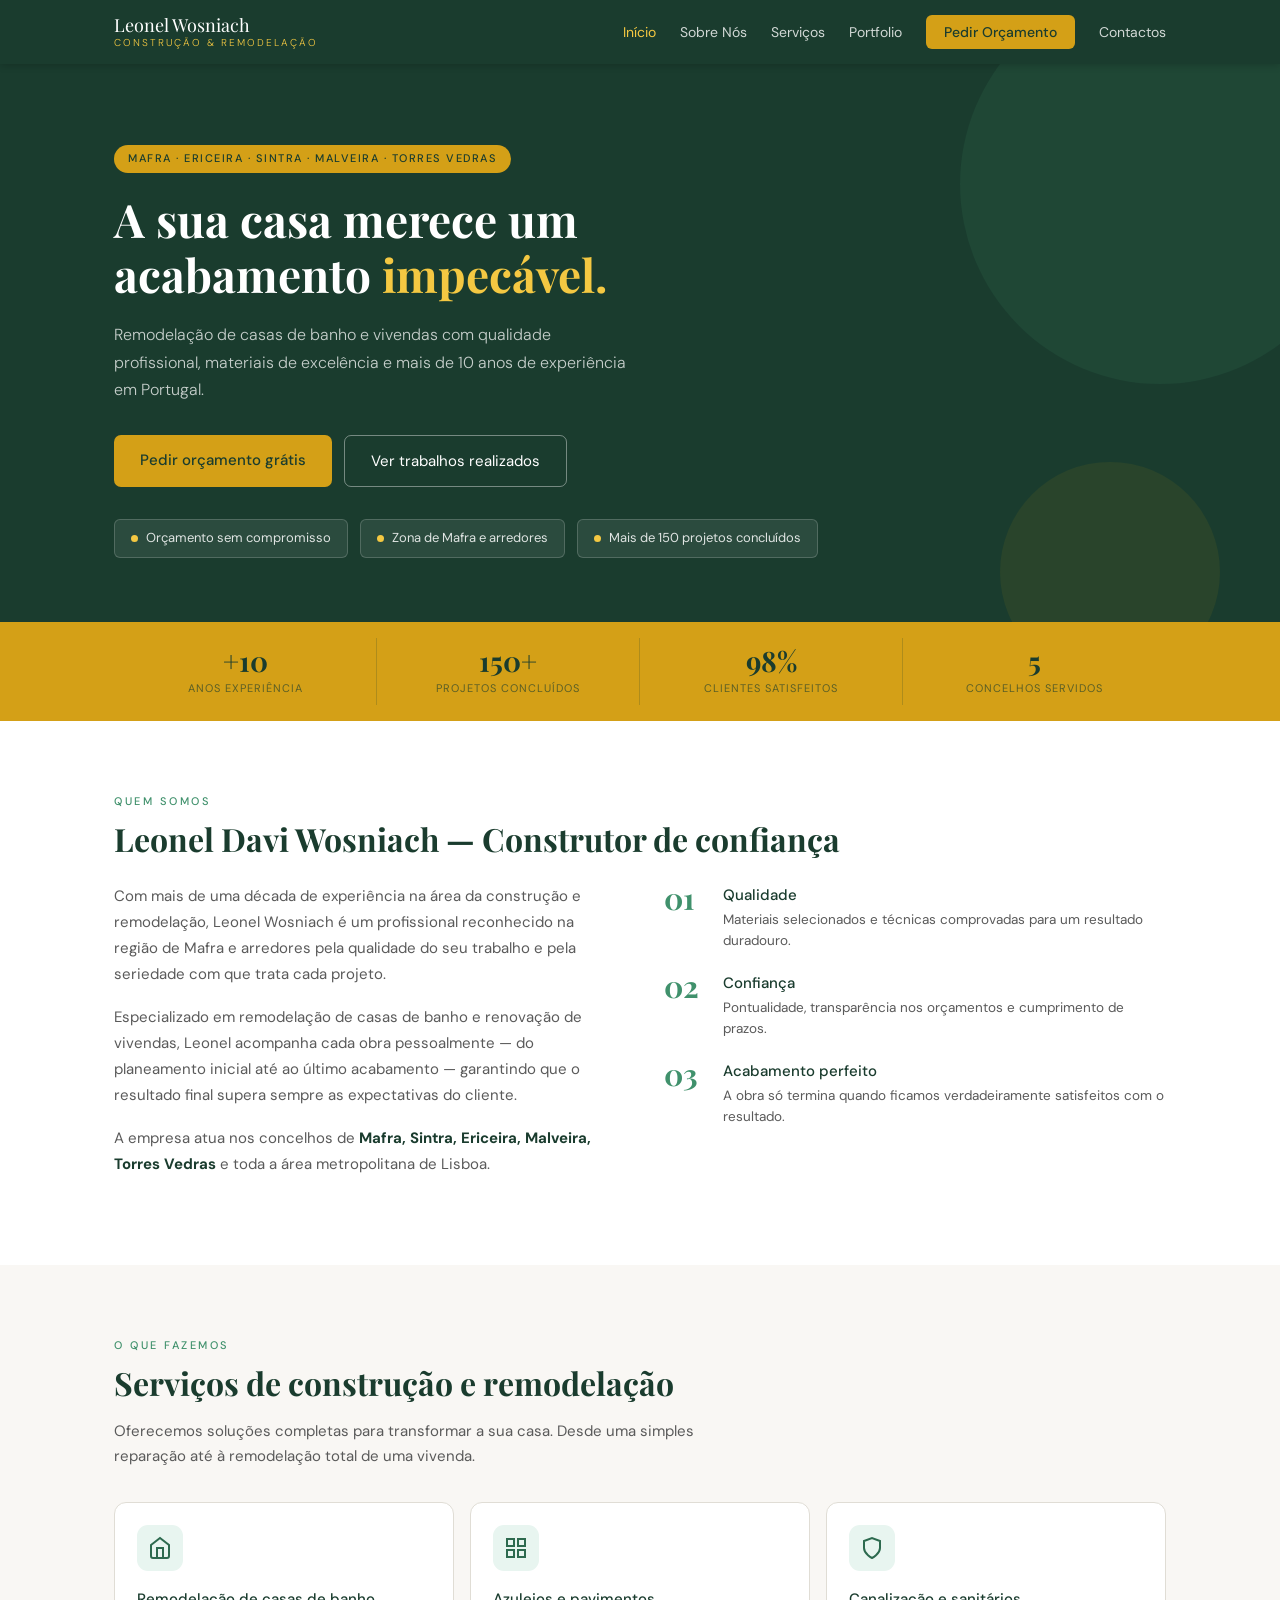
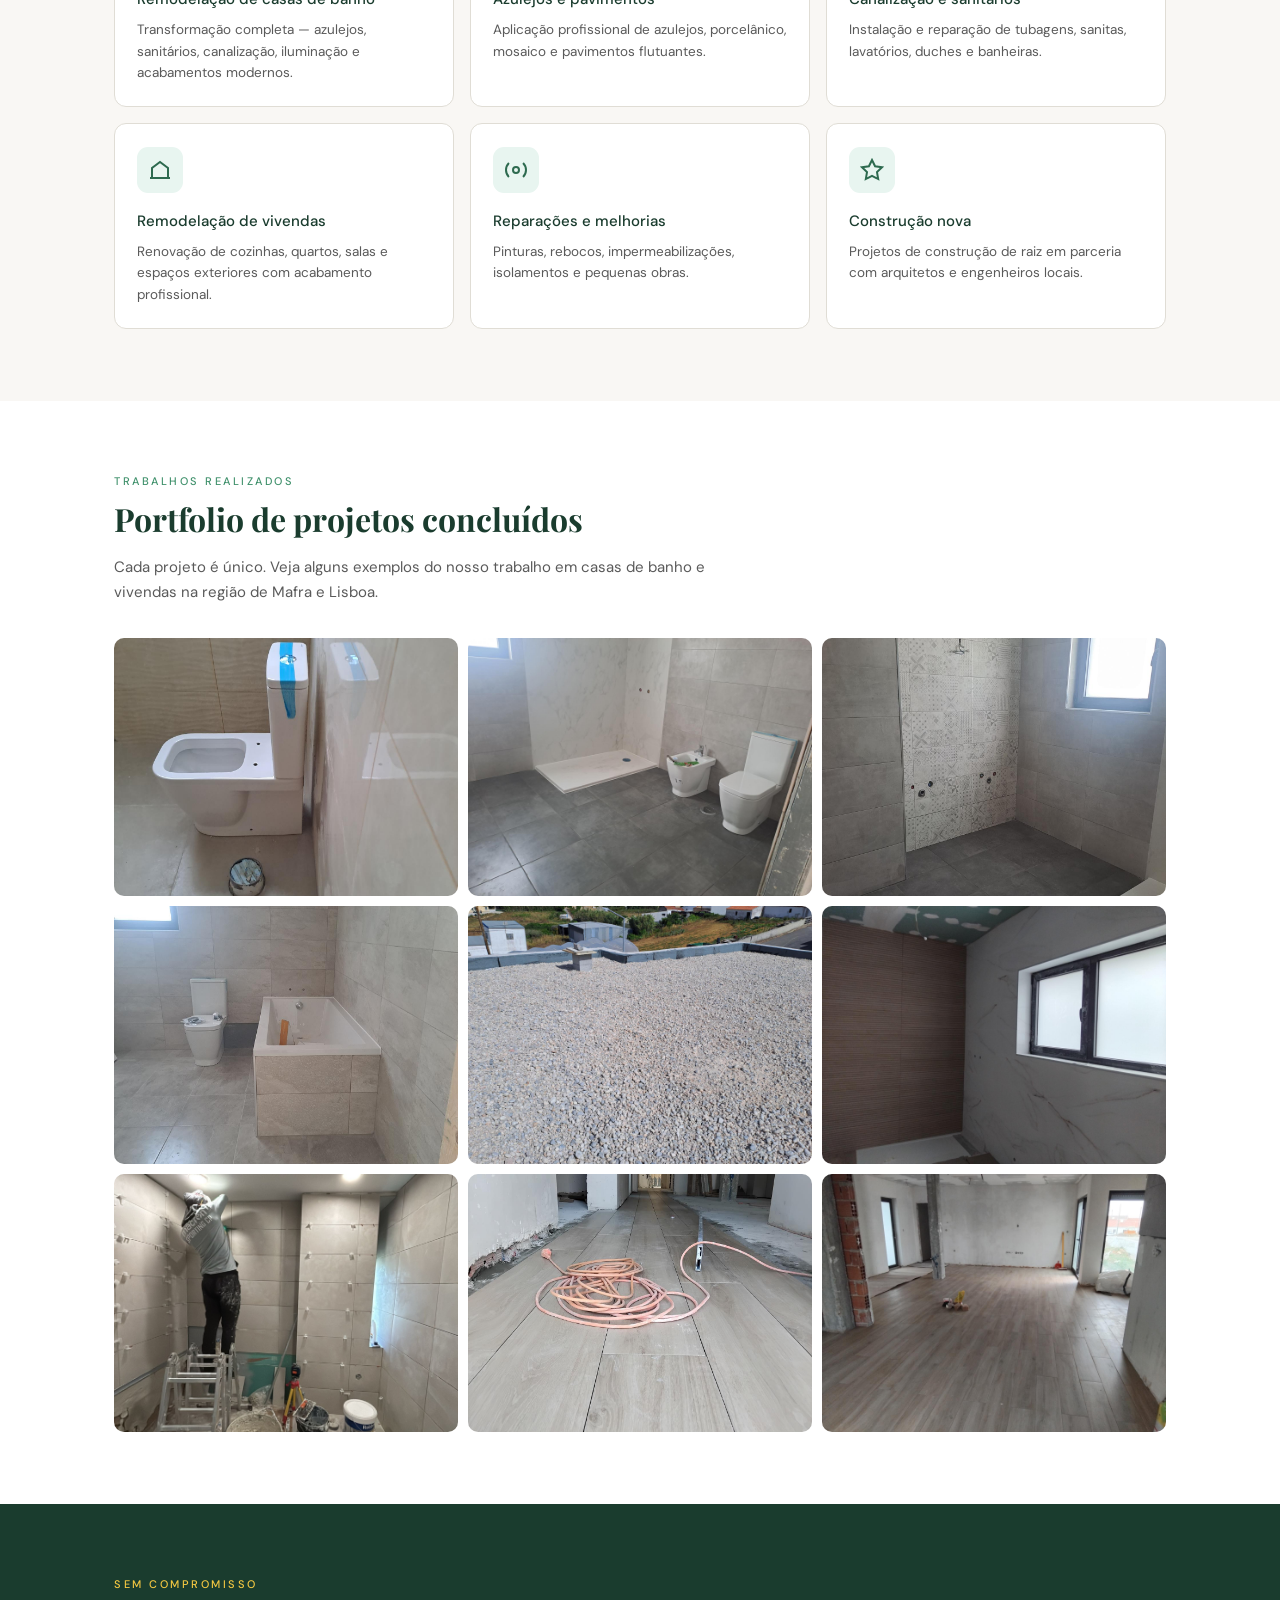
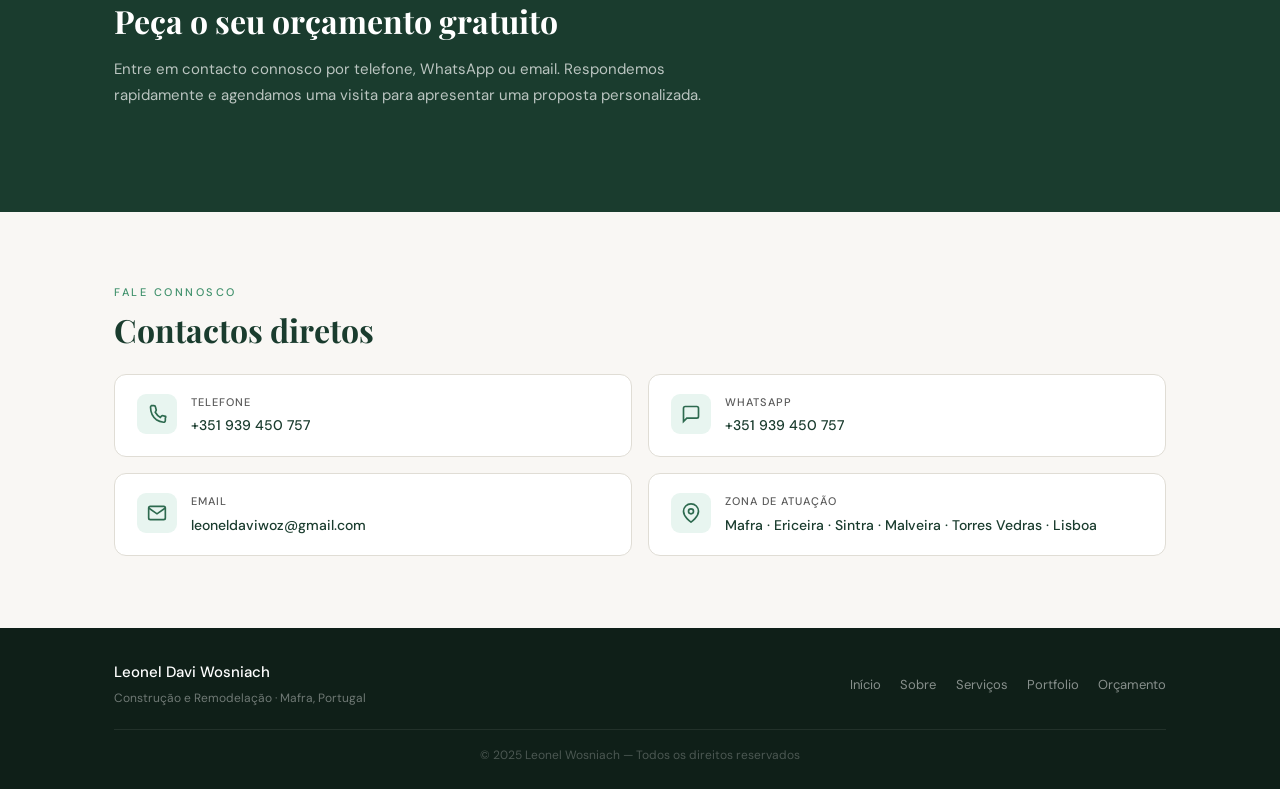
<file: index.html>
<!DOCTYPE html>
<html lang="pt">
<head>
  <meta charset="UTF-8"/>
  <meta name="viewport" content="width=device-width, initial-scale=1.0"/>
  <title>Remodelação Casa de Banho Mafra | Leonel Wosniach Construção</title>
  <meta name="description" content="Especialistas em remodelação de casas de banho e vivendas em Mafra, Ericeira, Sintra, Malveira e Torres Vedras. Orçamento gratuito. +10 anos de experiência."/>
  <meta name="keywords" content="remodelação casa de banho Mafra, construção Mafra, remodelação vivenda Ericeira, empreiteiro Mafra, azulejos Lisboa, obras casa Malveira"/>
  <meta name="author" content="Leonel Davi Wosniach"/>
  <meta property="og:title" content="Leonel Wosniach — Construção e Remodelação em Mafra"/>
  <meta property="og:description" content="Remodelação de casas de banho e vivendas com qualidade profissional na região de Mafra e Lisboa."/>
  <meta property="og:type" content="website"/>
  <link rel="canonical" href="https://leonelwosniach.github.io/"/>
  <link rel="preconnect" href="https://fonts.googleapis.com"/>
  <link href="https://fonts.googleapis.com/css2?family=Playfair+Display:wght@400;700&family=DM+Sans:wght@300;400;500&display=swap" rel="stylesheet"/>
  <link rel="stylesheet" href="style.css"/>
</head>
<body>

<!-- NAVIGATION -->
<header>
  <nav class="navbar">
    <div class="container nav-inner">
      <a href="#inicio" class="nav-logo">
        Leonel Wosniach
        <span>Construção &amp; Remodelação</span>
      </a>
      <button class="nav-toggle" aria-label="Menu" onclick="toggleMenu()">&#9776;</button>
      <ul class="nav-links" id="navLinks">
        <li><a href="#inicio">Início</a></li>
        <li><a href="#sobre">Sobre Nós</a></li>
        <li><a href="#servicos">Serviços</a></li>
        <li><a href="#portfolio">Portfolio</a></li>
        <li><a href="#orcamento" class="nav-cta">Pedir Orçamento</a></li>
        <li><a href="#contactos">Contactos</a></li>
      </ul>
    </div>
  </nav>
</header>

<!-- HERO -->
<section id="inicio" class="hero">
  <div class="container">
    <div class="hero-tag">Mafra · Ericeira · Sintra · Malveira · Torres Vedras</div>
    <h1>A sua casa merece um acabamento <em>impecável.</em></h1>
    <p class="hero-sub">Remodelação de casas de banho e vivendas com qualidade profissional, materiais de excelência e mais de 10 anos de experiência em Portugal.</p>
    <div class="hero-btns">
      <a href="#orcamento" class="btn-primary">Pedir orçamento grátis</a>
      <a href="#portfolio" class="btn-outline">Ver trabalhos realizados</a>
    </div>
    <div class="hero-badges">
      <div class="badge"><span class="dot"></span>Orçamento sem compromisso</div>
      <div class="badge"><span class="dot"></span>Zona de Mafra e arredores</div>
      <div class="badge"><span class="dot"></span>Mais de 150 projetos concluídos</div>
    </div>
  </div>
</section>

<!-- STATS -->
<section class="stats-bar">
  <div class="container stats-grid">
    <div class="stat"><div class="stat-num">+10</div><div class="stat-label">Anos experiência</div></div>
    <div class="stat"><div class="stat-num">150+</div><div class="stat-label">Projetos concluídos</div></div>
    <div class="stat"><div class="stat-num">98%</div><div class="stat-label">Clientes satisfeitos</div></div>
    <div class="stat"><div class="stat-num">5</div><div class="stat-label">Concelhos servidos</div></div>
  </div>
</section>

<!-- SOBRE -->
<section id="sobre" class="section">
  <div class="container">
    <p class="section-tag">Quem somos</p>
    <h2>Leonel Davi Wosniach — Construtor de confiança</h2>
    <div class="about-grid">
      <div class="about-text">
        <p>Com mais de uma década de experiência na área da construção e remodelação, Leonel Wosniach é um profissional reconhecido na região de Mafra e arredores pela qualidade do seu trabalho e pela seriedade com que trata cada projeto.</p>
        <p>Especializado em remodelação de casas de banho e renovação de vivendas, Leonel acompanha cada obra pessoalmente — do planeamento inicial até ao último acabamento — garantindo que o resultado final supera sempre as expectativas do cliente.</p>
        <p>A empresa atua nos concelhos de <strong>Mafra, Sintra, Ericeira, Malveira, Torres Vedras</strong> e toda a área metropolitana de Lisboa.</p>
      </div>
      <div class="values-col">
        <div class="value-item">
          <div class="value-num">01</div>
          <div><h3>Qualidade</h3><p>Materiais selecionados e técnicas comprovadas para um resultado duradouro.</p></div>
        </div>
        <div class="value-item">
          <div class="value-num">02</div>
          <div><h3>Confiança</h3><p>Pontualidade, transparência nos orçamentos e cumprimento de prazos.</p></div>
        </div>
        <div class="value-item">
          <div class="value-num">03</div>
          <div><h3>Acabamento perfeito</h3><p>A obra só termina quando ficamos verdadeiramente satisfeitos com o resultado.</p></div>
        </div>
      </div>
    </div>
  </div>
</section>

<!-- SERVIÇOS -->
<section id="servicos" class="section section-alt">
  <div class="container">
    <p class="section-tag">O que fazemos</p>
    <h2>Serviços de construção e remodelação</h2>
    <p class="section-intro">Oferecemos soluções completas para transformar a sua casa. Desde uma simples reparação até à remodelação total de uma vivenda.</p>
    <div class="services-grid">
      <div class="service-card">
        <div class="service-icon">
          <svg viewBox="0 0 24 24" fill="none" stroke="currentColor" stroke-width="2" width="24" height="24"><path d="M3 9l9-7 9 7v11a2 2 0 01-2 2H5a2 2 0 01-2-2z"/><polyline points="9 22 9 12 15 12 15 22"/></svg>
        </div>
        <h3>Remodelação de casas de banho</h3>
        <p>Transformação completa — azulejos, sanitários, canalização, iluminação e acabamentos modernos.</p>
      </div>
      <div class="service-card">
        <div class="service-icon">
          <svg viewBox="0 0 24 24" fill="none" stroke="currentColor" stroke-width="2" width="24" height="24"><rect x="3" y="3" width="7" height="7"/><rect x="14" y="3" width="7" height="7"/><rect x="3" y="14" width="7" height="7"/><rect x="14" y="14" width="7" height="7"/></svg>
        </div>
        <h3>Azulejos e pavimentos</h3>
        <p>Aplicação profissional de azulejos, porcelânico, mosaico e pavimentos flutuantes.</p>
      </div>
      <div class="service-card">
        <div class="service-icon">
          <svg viewBox="0 0 24 24" fill="none" stroke="currentColor" stroke-width="2" width="24" height="24"><path d="M12 22s8-4 8-10V5l-8-3-8 3v7c0 6 8 10 8 10z"/></svg>
        </div>
        <h3>Canalização e sanitários</h3>
        <p>Instalação e reparação de tubagens, sanitas, lavatórios, duches e banheiras.</p>
      </div>
      <div class="service-card">
        <div class="service-icon">
          <svg viewBox="0 0 24 24" fill="none" stroke="currentColor" stroke-width="2" width="24" height="24"><path d="M2 20h20M4 20V10l8-6 8 6v10"/></svg>
        </div>
        <h3>Remodelação de vivendas</h3>
        <p>Renovação de cozinhas, quartos, salas e espaços exteriores com acabamento profissional.</p>
      </div>
      <div class="service-card">
        <div class="service-icon">
          <svg viewBox="0 0 24 24" fill="none" stroke="currentColor" stroke-width="2" width="24" height="24"><circle cx="12" cy="12" r="3"/><path d="M19.07 4.93a10 10 0 010 14.14M4.93 4.93a10 10 0 000 14.14"/></svg>
        </div>
        <h3>Reparações e melhorias</h3>
        <p>Pinturas, rebocos, impermeabilizações, isolamentos e pequenas obras.</p>
      </div>
      <div class="service-card">
        <div class="service-icon">
          <svg viewBox="0 0 24 24" fill="none" stroke="currentColor" stroke-width="2" width="24" height="24"><polygon points="12 2 15.09 8.26 22 9.27 17 14.14 18.18 21.02 12 17.77 5.82 21.02 7 14.14 2 9.27 8.91 8.26 12 2"/></svg>
        </div>
        <h3>Construção nova</h3>
        <p>Projetos de construção de raiz em parceria com arquitetos e engenheiros locais.</p>
      </div>
    </div>
  </div>
</section>

<!-- PORTFOLIO -->
<section id="portfolio" class="section">
  <div class="container">
    <p class="section-tag">Trabalhos realizados</p>
    <h2>Portfolio de projetos concluídos</h2>
    <p class="section-intro">Cada projeto é único. Veja alguns exemplos do nosso trabalho em casas de banho e vivendas na região de Mafra e Lisboa.</p>
    <div class="portfolio-grid">
      <div class="portfolio-item">
        <img src="privada.jpeg" alt="Instalação de sanitários — casa de banho privada"/>
        <div class="portfolio-overlay"><span>Instalação de sanitários</span></div>
      </div>
      <div class="portfolio-item">
        <img src="casa1iso.jpeg" alt="Remodelação completa de casa de banho — azulejos mármore e piso cinza"/>
        <div class="portfolio-overlay"><span>Casa de banho completa — base de duche</span></div>
      </div>
      <div class="portfolio-item">
        <img src="casa1iso2.jpeg" alt="Casa de banho com azulejos decorativos e duche"/>
        <div class="portfolio-overlay"><span>Azulejos decorativos — zona de duche</span></div>
      </div>
      <div class="portfolio-item">
        <img src="casa2iso1.jpeg" alt="Casa de banho com banheira embutida e azulejos pedra"/>
        <div class="portfolio-overlay"><span>Banheira embutida com azulejo pedra</span></div>
      </div>
      <div class="portfolio-item">
        <img src="laje1.jpeg" alt="Impermeabilização de laje com brita — cobertura plana"/>
        <div class="portfolio-overlay"><span>Impermeabilização de laje — cobertura</span></div>
      </div>
      <div class="portfolio-item">
        <img src="parede1.jpeg" alt="Aplicação de azulejos em parede — obra em curso"/>
        <div class="portfolio-overlay"><span>Revestimento de paredes em obra</span></div>
      </div>
      <div class="portfolio-item">
        <img src="parede2.jpeg" alt="Aplicação de azulejos com niveladores — profissional em escadote"/>
        <div class="portfolio-overlay"><span>Assentamento de azulejos com precisão</span></div>
      </div>
      <div class="portfolio-item">
        <img src="piso1.jpeg" alt="Pavimento porcelânico imitação madeira em corredor"/>
        <div class="portfolio-overlay"><span>Pavimento porcelânico — corredor</span></div>
      </div>
      <div class="portfolio-item">
        <img src="piso2.jpeg" alt="Pavimento grande formato imitação madeira em sala ampla"/>
        <div class="portfolio-overlay"><span>Pavimento sala ampla — grande formato</span></div>
      </div>
    </div>
  </div>
</section>

<!-- ORÇAMENTO -->
<section id="orcamento" class="section section-dark">
  <div class="container">
    <p class="section-tag-light">Sem compromisso</p>
    <h2 class="h2-light">Peça o seu orçamento gratuito</h2>
    <p class="section-intro-light">Entre em contacto connosco por telefone, WhatsApp ou email. Respondemos rapidamente e agendamos uma visita para apresentar uma proposta personalizada.</p>
  </div>
</section>

<!-- CONTACTOS -->
<section id="contactos" class="section section-alt">
  <div class="container">
    <p class="section-tag">Fale connosco</p>
    <h2>Contactos diretos</h2>
    <div class="contact-grid">
      <a href="tel:+351939450757" class="contact-card">
        <div class="contact-icon">
          <svg viewBox="0 0 24 24" fill="none" stroke="currentColor" stroke-width="2" width="20" height="20"><path d="M22 16.92v3a2 2 0 01-2.18 2 19.79 19.79 0 01-8.63-3.07A19.5 19.5 0 014.26 4.12 2 2 0 015.24 2h3a2 2 0 012 1.72 12.84 12.84 0 00.7 2.81 2 2 0 01-.45 2.11L9.91 9.91a16 16 0 006.18 6.18l1.27-1.58a2 2 0 012.11-.45 12.84 12.84 0 002.81.7A2 2 0 0122 16.92z"/></svg>
        </div>
        <div>
          <h4>Telefone</h4>
          <p>+351 939 450 757</p>
        </div>
      </a>
      <a href="https://wa.me/351939450757" target="_blank" class="contact-card">
        <div class="contact-icon">
          <svg viewBox="0 0 24 24" fill="none" stroke="currentColor" stroke-width="2" width="20" height="20"><path d="M21 15a2 2 0 01-2 2H7l-4 4V5a2 2 0 012-2h14a2 2 0 012 2z"/></svg>
        </div>
        <div>
          <h4>WhatsApp</h4>
          <p>+351 939 450 757</p>
        </div>
      </a>
      <a href="mailto:leoneldaviwoz@gmail.com" class="contact-card">
        <div class="contact-icon">
          <svg viewBox="0 0 24 24" fill="none" stroke="currentColor" stroke-width="2" width="20" height="20"><path d="M4 4h16c1.1 0 2 .9 2 2v12c0 1.1-.9 2-2 2H4c-1.1 0-2-.9-2-2V6c0-1.1.9-2 2-2z"/><polyline points="22,6 12,13 2,6"/></svg>
        </div>
        <div>
          <h4>Email</h4>
          <p>leoneldaviwoz@gmail.com</p>
        </div>
      </a>
      <div class="contact-card">
        <div class="contact-icon">
          <svg viewBox="0 0 24 24" fill="none" stroke="currentColor" stroke-width="2" width="20" height="20"><path d="M21 10c0 7-9 13-9 13s-9-6-9-13a9 9 0 0118 0z"/><circle cx="12" cy="10" r="3"/></svg>
        </div>
        <div>
          <h4>Zona de atuação</h4>
          <p>Mafra · Ericeira · Sintra · Malveira · Torres Vedras · Lisboa</p>
        </div>
      </div>
    </div>
  </div>
</section>

<!-- FOOTER -->
<footer class="footer">
  <div class="container">
    <div class="footer-inner">
      <div class="footer-brand">
        <strong>Leonel Davi Wosniach</strong>
        <span>Construção e Remodelação · Mafra, Portugal</span>
      </div>
      <div class="footer-links">
        <a href="#inicio">Início</a>
        <a href="#sobre">Sobre</a>
        <a href="#servicos">Serviços</a>
        <a href="#portfolio">Portfolio</a>
        <a href="#orcamento">Orçamento</a>
      </div>
    </div>
    <p class="footer-copy">&copy; 2025 Leonel Wosniach — Todos os direitos reservados</p>
  </div>
</footer>

<script src="script.js"></script>
</body>
</html>
</file>
<file: style.css>
/* ===== RESET & BASE ===== */
*, *::before, *::after { box-sizing: border-box; margin: 0; padding: 0; }
html { scroll-behavior: smooth; }
body {
  font-family: 'DM Sans', sans-serif;
  color: #1a1a1a;
  background: #fff;
  line-height: 1.6;
}
a { text-decoration: none; color: inherit; }
img { max-width: 100%; display: block; }

/* ===== CSS VARIABLES ===== */
:root {
  --brand: #1a3c2e;
  --brand-mid: #2d6a4f;
  --brand-light: #40916c;
  --accent: #d4a017;
  --accent-light: #f4c842;
  --text-muted: #5a5a5a;
  --bg-light: #f9f7f4;
  --bg-section: #f2efe8;
  --border: #e0ddd5;
}

/* ===== CONTAINER ===== */
.container {
  max-width: 1100px;
  margin: 0 auto;
  padding: 0 1.5rem;
}

/* ===== NAVBAR ===== */
header {
  position: sticky;
  top: 0;
  z-index: 100;
  background: var(--brand);
  box-shadow: 0 1px 8px rgba(0,0,0,0.2);
}
.nav-inner {
  display: flex;
  align-items: center;
  justify-content: space-between;
  height: 64px;
}
.nav-logo {
  font-family: 'Playfair Display', serif;
  color: #fff;
  font-size: 18px;
  line-height: 1.2;
  display: flex;
  flex-direction: column;
}
.nav-logo span {
  color: var(--accent-light);
  font-family: 'DM Sans', sans-serif;
  font-size: 10px;
  letter-spacing: 2px;
  text-transform: uppercase;
  font-weight: 300;
}
.nav-links {
  display: flex;
  gap: 1.5rem;
  list-style: none;
  align-items: center;
}
.nav-links a {
  color: rgba(255,255,255,0.8);
  font-size: 14px;
  font-weight: 400;
  transition: color 0.2s;
}
.nav-links a:hover { color: var(--accent-light); }
.nav-links .nav-cta {
  background: var(--accent);
  color: var(--brand);
  padding: 8px 18px;
  border-radius: 6px;
  font-weight: 500;
  transition: background 0.2s;
}
.nav-links .nav-cta:hover { background: var(--accent-light); color: var(--brand); }
.nav-toggle {
  display: none;
  background: none;
  border: none;
  color: white;
  font-size: 22px;
  cursor: pointer;
}

/* ===== HERO ===== */
.hero {
  background: var(--brand);
  padding: 5rem 0 4rem;
  position: relative;
  overflow: hidden;
}
.hero::before {
  content: '';
  position: absolute;
  right: -80px; top: -80px;
  width: 400px; height: 400px;
  border-radius: 50%;
  background: rgba(64,145,108,0.12);
  pointer-events: none;
}
.hero::after {
  content: '';
  position: absolute;
  right: 60px; bottom: -60px;
  width: 220px; height: 220px;
  border-radius: 50%;
  background: rgba(212,160,23,0.08);
  pointer-events: none;
}
.hero-tag {
  display: inline-block;
  background: var(--accent);
  color: var(--brand);
  font-size: 11px;
  font-weight: 500;
  padding: 5px 14px;
  border-radius: 20px;
  letter-spacing: 1.5px;
  text-transform: uppercase;
  margin-bottom: 1.2rem;
}
.hero h1 {
  font-family: 'Playfair Display', serif;
  color: white;
  font-size: clamp(28px, 5vw, 46px);
  line-height: 1.2;
  max-width: 600px;
  margin-bottom: 1.2rem;
}
.hero h1 em { color: var(--accent-light); font-style: normal; }
.hero-sub {
  color: rgba(255,255,255,0.75);
  font-size: 16px;
  line-height: 1.7;
  max-width: 520px;
  margin-bottom: 2rem;
  font-weight: 300;
}
.hero-btns { display: flex; gap: 12px; flex-wrap: wrap; margin-bottom: 2rem; }
.btn-primary {
  background: var(--accent);
  color: var(--brand);
  padding: 13px 26px;
  border-radius: 7px;
  font-size: 15px;
  font-weight: 500;
  transition: background 0.2s, transform 0.1s;
  display: inline-block;
}
.btn-primary:hover { background: var(--accent-light); transform: translateY(-1px); }
.btn-outline {
  background: transparent;
  color: white;
  border: 1.5px solid rgba(255,255,255,0.4);
  padding: 13px 26px;
  border-radius: 7px;
  font-size: 15px;
  font-weight: 400;
  transition: border-color 0.2s, color 0.2s;
  display: inline-block;
}
.btn-outline:hover { border-color: rgba(255,255,255,0.8); color: white; }
.hero-badges { display: flex; gap: 12px; flex-wrap: wrap; }
.badge {
  background: rgba(255,255,255,0.08);
  border: 1px solid rgba(255,255,255,0.18);
  padding: 8px 16px;
  border-radius: 6px;
  color: rgba(255,255,255,0.85);
  font-size: 13px;
  display: flex;
  align-items: center;
  gap: 8px;
}
.dot {
  width: 7px; height: 7px;
  border-radius: 50%;
  background: var(--accent-light);
  flex-shrink: 0;
}

/* ===== STATS BAR ===== */
.stats-bar { background: var(--accent); padding: 1rem 0; }
.stats-grid {
  display: grid;
  grid-template-columns: repeat(4, 1fr);
  text-align: center;
  gap: 0;
}
.stat { border-right: 1px solid rgba(26,60,46,0.2); padding: 0.5rem 0; }
.stat:last-child { border-right: none; }
.stat-num {
  font-family: 'Playfair Display', serif;
  font-size: 28px;
  color: var(--brand);
  font-weight: 700;
  line-height: 1.1;
}
.stat-label {
  font-size: 11px;
  color: rgba(26,60,46,0.65);
  text-transform: uppercase;
  letter-spacing: 1px;
  margin-top: 3px;
}

/* ===== SECTIONS ===== */
.section { padding: 4.5rem 0; }
.section-alt { background: var(--bg-light); }
.section-dark { background: var(--brand); }
.section-tag {
  font-size: 11px;
  color: var(--brand-light);
  letter-spacing: 2.5px;
  text-transform: uppercase;
  font-weight: 500;
  margin-bottom: 0.5rem;
}
.section-tag-light {
  font-size: 11px;
  color: var(--accent-light);
  letter-spacing: 2.5px;
  text-transform: uppercase;
  font-weight: 500;
  margin-bottom: 0.5rem;
}
h2 {
  font-family: 'Playfair Display', serif;
  font-size: clamp(22px, 3.5vw, 32px);
  color: var(--brand);
  margin-bottom: 1rem;
  line-height: 1.25;
}
.h2-light {
  font-family: 'Playfair Display', serif;
  font-size: clamp(22px, 3.5vw, 32px);
  color: white;
  margin-bottom: 1rem;
  line-height: 1.25;
}
.section-intro {
  color: var(--text-muted);
  font-size: 15px;
  max-width: 600px;
  margin-bottom: 2rem;
  line-height: 1.7;
}
.section-intro-light {
  color: rgba(255,255,255,0.7);
  font-size: 15px;
  max-width: 600px;
  margin-bottom: 2rem;
  line-height: 1.7;
}

/* ===== ABOUT ===== */
.about-grid {
  display: grid;
  grid-template-columns: 1fr 1fr;
  gap: 3rem;
  margin-top: 1.5rem;
}
.about-text p {
  color: var(--text-muted);
  font-size: 15px;
  line-height: 1.75;
  margin-bottom: 1rem;
}
.about-text strong { color: var(--brand); }
.values-col { display: flex; flex-direction: column; gap: 1.2rem; }
.value-item {
  display: flex;
  gap: 1.2rem;
  align-items: flex-start;
}
.value-num {
  font-family: 'Playfair Display', serif;
  font-size: 30px;
  color: var(--brand-light);
  font-weight: 700;
  line-height: 1;
  flex-shrink: 0;
  min-width: 40px;
}
.value-item h3 {
  font-size: 15px;
  font-weight: 500;
  color: var(--brand);
  margin-bottom: 3px;
  font-family: 'DM Sans', sans-serif;
}
.value-item p {
  font-size: 13.5px;
  color: var(--text-muted);
  line-height: 1.55;
}

/* ===== SERVICES ===== */
.services-grid {
  display: grid;
  grid-template-columns: repeat(3, 1fr);
  gap: 1rem;
}
.service-card {
  background: white;
  border: 1px solid var(--border);
  border-radius: 12px;
  padding: 1.4rem;
  transition: box-shadow 0.2s, transform 0.2s;
}
.service-card:hover {
  box-shadow: 0 6px 24px rgba(26,60,46,0.1);
  transform: translateY(-2px);
}
.service-icon {
  width: 46px; height: 46px;
  border-radius: 11px;
  background: #e8f5f0;
  display: flex;
  align-items: center;
  justify-content: center;
  margin-bottom: 1rem;
  color: var(--brand-mid);
}
.service-card h3 {
  font-size: 15px;
  font-weight: 500;
  color: var(--brand);
  margin-bottom: 0.5rem;
  font-family: 'DM Sans', sans-serif;
}
.service-card p {
  font-size: 13.5px;
  color: var(--text-muted);
  line-height: 1.6;
}

/* ===== PORTFOLIO ===== */
.portfolio-grid {
  display: grid;
  grid-template-columns: repeat(3, 1fr);
  gap: 10px;
  margin-top: 1.5rem;
}
.portfolio-item {
  border-radius: 10px;
  aspect-ratio: 4/3;
  position: relative;
  overflow: hidden;
  background: #d0e8da;
}
.portfolio-item img {
  width: 100%;
  height: 100%;
  object-fit: cover;
  display: block;
  transition: transform 0.4s ease;
}
.portfolio-item:hover img { transform: scale(1.05); }
.portfolio-overlay {
  position: absolute;
  bottom: 0; left: 0; right: 0;
  background: rgba(26,60,46,0.82);
  padding: 8px 12px;
  transform: translateY(100%);
  transition: transform 0.25s ease;
}
.portfolio-item:hover .portfolio-overlay { transform: translateY(0); }
.portfolio-overlay span { color: white; font-size: 12px; font-weight: 500; }
.portfolio-note {
  font-size: 12px;
  color: #999;
  margin-top: 1rem;
  font-style: italic;
}

/* ===== FORM ===== */
.orcamento-form {
  background: rgba(255,255,255,0.06);
  border: 1px solid rgba(255,255,255,0.15);
  border-radius: 14px;
  padding: 2rem;
  max-width: 800px;
}
.form-grid {
  display: grid;
  grid-template-columns: 1fr 1fr;
  gap: 1rem;
  margin-bottom: 1rem;
}
.form-full { grid-column: 1 / -1; }
.form-group { display: flex; flex-direction: column; gap: 5px; }
.form-group label { font-size: 13px; color: rgba(255,255,255,0.7); font-weight: 500; }
.form-group input,
.form-group select,
.form-group textarea {
  background: rgba(255,255,255,0.1);
  border: 1px solid rgba(255,255,255,0.2);
  border-radius: 7px;
  padding: 10px 14px;
  font-size: 14px;
  font-family: 'DM Sans', sans-serif;
  color: white;
  outline: none;
  transition: border-color 0.2s;
}
.form-group input::placeholder,
.form-group textarea::placeholder { color: rgba(255,255,255,0.35); }
.form-group input:focus,
.form-group select:focus,
.form-group textarea:focus { border-color: var(--accent-light); }
.form-group select { cursor: pointer; }
.form-group select option { background: var(--brand); color: white; }
.form-group textarea { resize: vertical; min-height: 100px; }
.btn-submit {
  width: 100%;
  background: var(--accent);
  color: var(--brand);
  border: none;
  padding: 14px 24px;
  border-radius: 7px;
  font-size: 15px;
  font-weight: 500;
  cursor: pointer;
  font-family: 'DM Sans', sans-serif;
  transition: background 0.2s, transform 0.1s;
}
.btn-submit:hover { background: var(--accent-light); transform: translateY(-1px); }

/* ===== CONTACTS ===== */
.contact-grid {
  display: grid;
  grid-template-columns: repeat(2, 1fr);
  gap: 1rem;
  margin-top: 1.5rem;
}
.contact-card {
  background: white;
  border: 1px solid var(--border);
  border-radius: 12px;
  padding: 1.2rem 1.4rem;
  display: flex;
  align-items: flex-start;
  gap: 14px;
  transition: box-shadow 0.2s;
}
.contact-card:hover { box-shadow: 0 4px 16px rgba(26,60,46,0.08); }
.contact-icon {
  width: 40px; height: 40px;
  border-radius: 9px;
  background: #e8f5f0;
  display: flex; align-items: center; justify-content: center;
  flex-shrink: 0;
  color: var(--brand-mid);
}
.contact-card h4 {
  font-size: 11px;
  font-weight: 500;
  color: var(--text-muted);
  text-transform: uppercase;
  letter-spacing: 1px;
  margin-bottom: 3px;
  font-family: 'DM Sans', sans-serif;
}
.contact-card p {
  font-size: 14px;
  color: var(--brand);
  font-weight: 500;
}

/* ===== FOOTER ===== */
.footer {
  background: #0f1f18;
  padding: 2rem 0 1.5rem;
}
.footer-inner {
  display: flex;
  justify-content: space-between;
  align-items: center;
  flex-wrap: wrap;
  gap: 1rem;
  padding-bottom: 1.2rem;
  border-bottom: 1px solid rgba(255,255,255,0.08);
  margin-bottom: 1rem;
}
.footer-brand strong {
  display: block;
  color: white;
  font-size: 15px;
  font-weight: 500;
}
.footer-brand span {
  color: rgba(255,255,255,0.4);
  font-size: 12px;
}
.footer-links {
  display: flex;
  gap: 1.2rem;
  flex-wrap: wrap;
}
.footer-links a {
  color: rgba(255,255,255,0.5);
  font-size: 13px;
  transition: color 0.2s;
}
.footer-links a:hover { color: var(--accent-light); }
.footer-copy {
  color: rgba(255,255,255,0.25);
  font-size: 12px;
  text-align: center;
}

/* ===== RESPONSIVE ===== */
@media (max-width: 768px) {
  .nav-toggle { display: block; }
  .nav-links {
    display: none;
    position: absolute;
    top: 64px; left: 0; right: 0;
    background: var(--brand);
    flex-direction: column;
    align-items: flex-start;
    padding: 1rem 1.5rem 1.5rem;
    gap: 1rem;
    border-top: 1px solid rgba(255,255,255,0.1);
    z-index: 99;
  }
  .nav-links.open { display: flex; }
  .nav-links .nav-cta { padding: 8px 0; background: none; color: var(--accent-light); }
  .about-grid { grid-template-columns: 1fr; gap: 2rem; }
  .services-grid { grid-template-columns: 1fr 1fr; }
  .portfolio-grid { grid-template-columns: 1fr 1fr; }
  .contact-grid { grid-template-columns: 1fr; }
  .stats-grid { grid-template-columns: repeat(2, 1fr); }
  .stats-grid .stat:nth-child(2) { border-right: none; }
  .form-grid { grid-template-columns: 1fr; }
  .footer-inner { flex-direction: column; align-items: flex-start; }
}
@media (max-width: 480px) {
  .services-grid { grid-template-columns: 1fr; }
  .portfolio-grid { grid-template-columns: 1fr; }
  .hero-btns { flex-direction: column; }
  .btn-primary, .btn-outline { text-align: center; }
}
</file>
